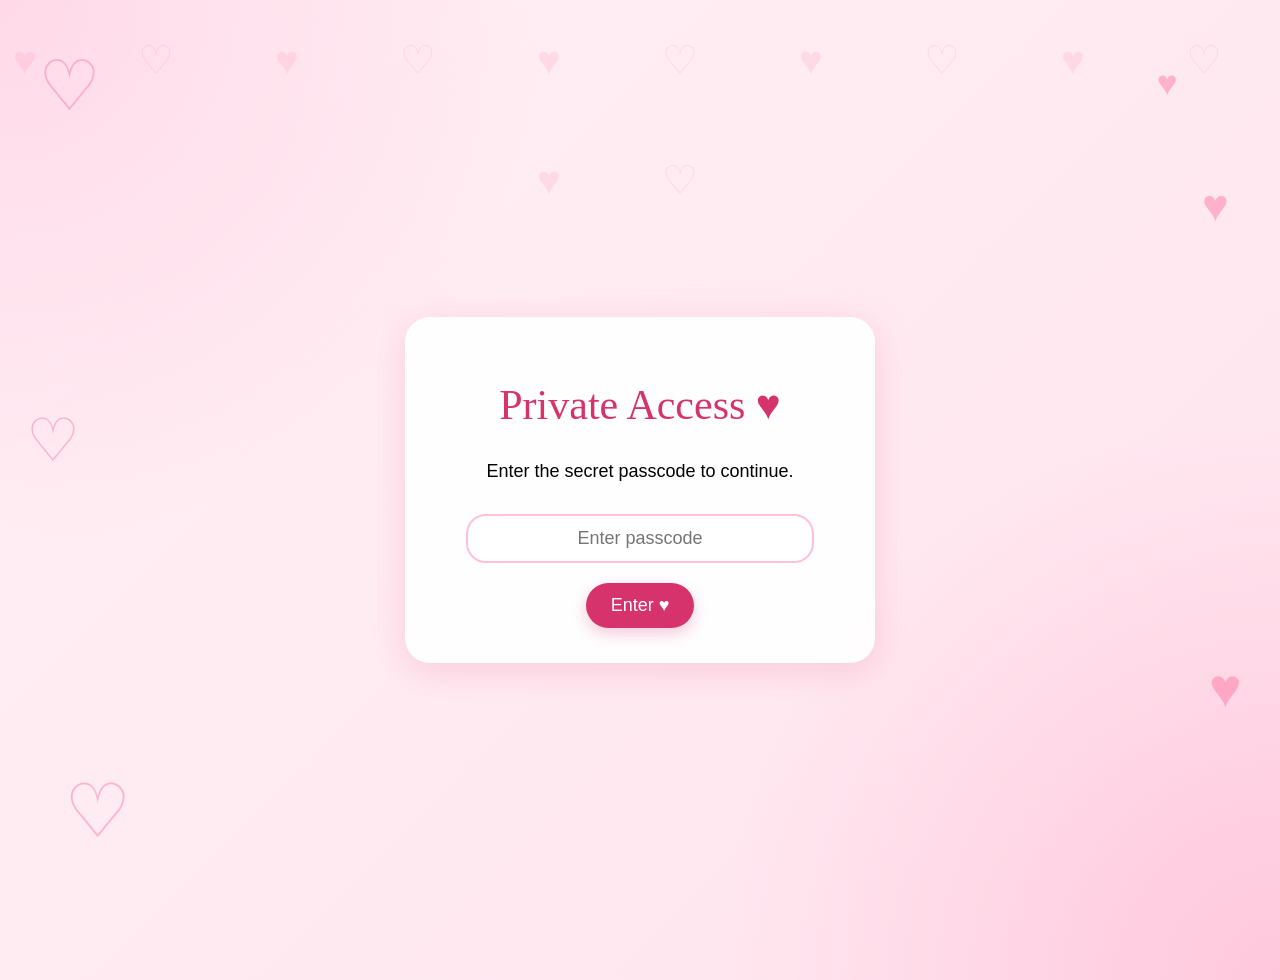
<file: index.html>
<!DOCTYPE html>
<html lang="en">

<head>
    <meta charset="UTF-8">

    <meta name="viewport" content="width=device-width, initial-scale=1.0">

    <title>A Little Something Just For You ♥️</title>

    <link rel="stylesheet" href="css/style.css">
</head>

<body>

    <!-- FLOATING HEARTS -->
    <div class="heart-decorations">
        <span class="heart heart-1">♡</span>
        <span class="heart heart-2">♥</span>
        <span class="heart heart-3">♡</span>
        <span class="heart heart-4">♥</span>
        <span class="heart heart-5">♡</span>
        <span class="heart heart-6">♥</span>
    </div>


    <!-- PASSWORD SCREEN -->
    <div id="lockScreen" class="lock-screen">

        <div class="lock-card">

            <h1>Private Access ♥️</h1>

            <p>Enter the secret passcode to continue.</p>

            <input
                type="password"
                id="passcodeInput"
                placeholder="Enter passcode"
            >

            <button id="unlockButton">
                Enter ♥️
            </button>

            <p id="errorMessage" class="hidden">
                Wrong passcode 😅 Try again.
            </p>

        </div>

    </div>


    <!-- WELCOME SCREEN -->
    <div id="welcomeScreen" class="welcome-screen hidden">

        <h1>Welcome my beautiful Princess ♥️</h1>

        <p>Te amo!</p>

    </div>


    <!-- MAIN SITE -->
    <div id="siteContent" class="hidden">


        <!-- BACKGROUND MUSIC -->
         <audio id="backgroundMusic" loop>

            <source
                src="audio/background-music.mp3"
                type="audio/mpeg"
            >

        </audio>


        <!-- NORMAL WEBSITE -->
        <div id="mainCard" class="card">


            <h1>A Little Something Just For You ♥️</h1>

            <p>
                I made this little website just for you.
            </p>


            <!-- HERO VIDEO -->
            <video
                class="hero-video"
                autoplay
                muted
                loop
                playsinline
            >

                <source
                    src="images/hero.gif.mp4"
                    type="video/mp4"
                >

                Your browser does not support the video tag.

            </video>


            <!-- MESSAGE -->
            <div class="message">

                <h2>Why I Made This 💕</h2>

                <p>
                    I wanted to make you something a little different.
                    Something that I built myself using my own hands,
                    just for you.
                </p>

            </div>


            <!-- MEMORIES -->
            <section class="memories">

                <h2>
                    Our Memories

                    <button
                        id="secretHeart"
                        class="secret-heart"
                    >
                        ♥️
                    </button>

                </h2>


                <div class="photo-grid">

                    <img
                        src="images/us-3.jpg"
                        alt="A memory of us."
                    >

                    <img
                        src="images/us-2.jpg"
                        alt="Another memory of us."
                    >

                    <img
                        src="images/us-1.jpg"
                        alt="Another memory of us."
                    >

                </div>

            </section>


            <!-- DATE SURPRISE -->
            <div class="surprise">

                <h2>There's one more thing...</h2>

                <button id="revealButton">
                    Click Me ♥️
                </button>


                <!-- HIDDEN DATE QUESTION -->
                <div id="hiddenMessage" class="hidden">

                    <h2>
                        Will you go on a date with me? ♥️
                    </h2>


                    <div class="date-buttons">

                        <button id="yesButton">
                            Yes! ♥️
                        </button>

                        <button id="notYetButton">
                            Not Yet... 😅
                        </button>

                    </div>


                    <!-- YES RESPONSE -->
                    <div id="yesMessage" class="hidden">

                        <h2>YAYYYY 💕</h2>

                        <p>
                            I knew you'd make the right choice 😌♥️
                        </p>
<div class="countdown-container">

        <h2>Our Cancun Adventure 🌴☀️</h2>

        <p>
            The Countdown to our next adventure together !
        </p>
        
        <p>
            February 13, 2027 - 5:43 AM ♥️
        </p>

        <div class="countdown">

            <div class="time-box">
                <span id="days">00</span>
                <small>Days</small>
            </div>

            <div class="time-box">
                <span id="hours">00</span>
                <small>Hours</small>
            </div>

            <div class="time-box">
                <span id="minutes">00</span>
                <small>Minutes</small>
            </div>

            <div class="time-box">
                <span id="seconds">00</span>
                <small>Seconds</small>
            </div>

        </div>

        <p id="countdownFinished" class="hidden">
            The wait is over! Cancun, here we come! 🌴♥️
        </p>

    </div>

</div>


                    <!-- FUNNY RESPONSE -->
                    <div id="funnyMessage" class="hidden">

                        <h2>
                            It Was Just A Suggestion...
                        </h2>

                        <p>
                            You're going to be my date 😭❤️‍🔥
                        </p>

                        <img
                            class="dog-photo"
                            src="images/dog-date-invitation.jpg"
                            alt="Her dog looking threatening in a funny way"
                        >

                        <p>
                            Consider this your official invitation 🐾♥️
                        </p>

                    </div>

                </div>

            </div>

        </div>
        <!-- END MAIN CARD -->


        <!-- SECRET POEM PAGE -->
        <div id="poemPage" class="poem-page hidden">

            <div class="poem-card">

                <h1>You Found My Secret ♥️</h1>

                <p class="poem-intro">
                    I was wondering if you'd find this.
                </p>

                <!-- OUR CHILDHOOD MEMORY -->
<div class="old-memory">

    <div class="polaroid">

        <img
            src="images/our-first-memory.jpeg"
            alt="A special memory of us from years ago"
        >

        <p>Where our story began ♥️</p>

    </div>

</div>


                <div class="poem">

                    <h2>
                        Four Years Apart, Still Us ❤️
                    </h2>


                    <p>
                        Four years apart, yet somehow still together,<br>
                        holding on through every change in weather.<br>
                        But our story began long before these years,<br>
                        back when we were kids, before these hopes and fears.
                    </p>


                    <p>
                        Not everyone believes in where this road will end,<br>
                        and we've heard the doubts from family and friends.<br>
                        We've faced the distance, criticism, and pain,<br>
                        yet somehow we keep choosing us again.
                    </p>


                    <p>
                        And through it all, we've put our trust in God,<br>
                        even when the path ahead felt long and hard.<br>
                        Maybe we don't know exactly what comes next,<br>
                        but I know whose hand I want to hold through it.
                    </p>


                    <p>
                        Because I loved you when I first decided<br>
                        that one day you were the woman I wanted to marry.<br>
                        I love you now, after everything we've been through,<br>
                        and somehow every year makes me more certain of you.
                    </p>


                    <p>
                        We're not there yet, but we're getting so close.<br>
                        Closer to the life we've talked about the most.<br>
                        No more counting miles or wishing you were near,<br>
                        just waking up together year after year.
                    </p>


                    <p>
                        And I'm impatient—I won't even pretend.<br>
                        I want our home, our family, and everything ahead.<br>
                        I want to spoil you more than you'll ever let me,<br>
                        and spend my life finding new ways to make you happy.
                    </p>


                    <p>
                        We've already made it through so much apart.<br>
                        Imagine what we'll do when distance isn't part<br>
                        of the story anymore—just you and me, together,<br>
                        finally beginning the rest of our forever. ❤️
                    </p>

                </div>


                <!-- RETURN TO MAIN WEBSITE -->
                <button
                    id="backFromPoem"
                    class="back-button"
                >
                    ← Back to us ♥️
                </button>

            </div>

        </div>
        <!-- END SECRET POEM -->


    </div>
    <!-- END SITE CONTENT -->


    <script src="js/script.js"></script>

</body>

</html>
</file>
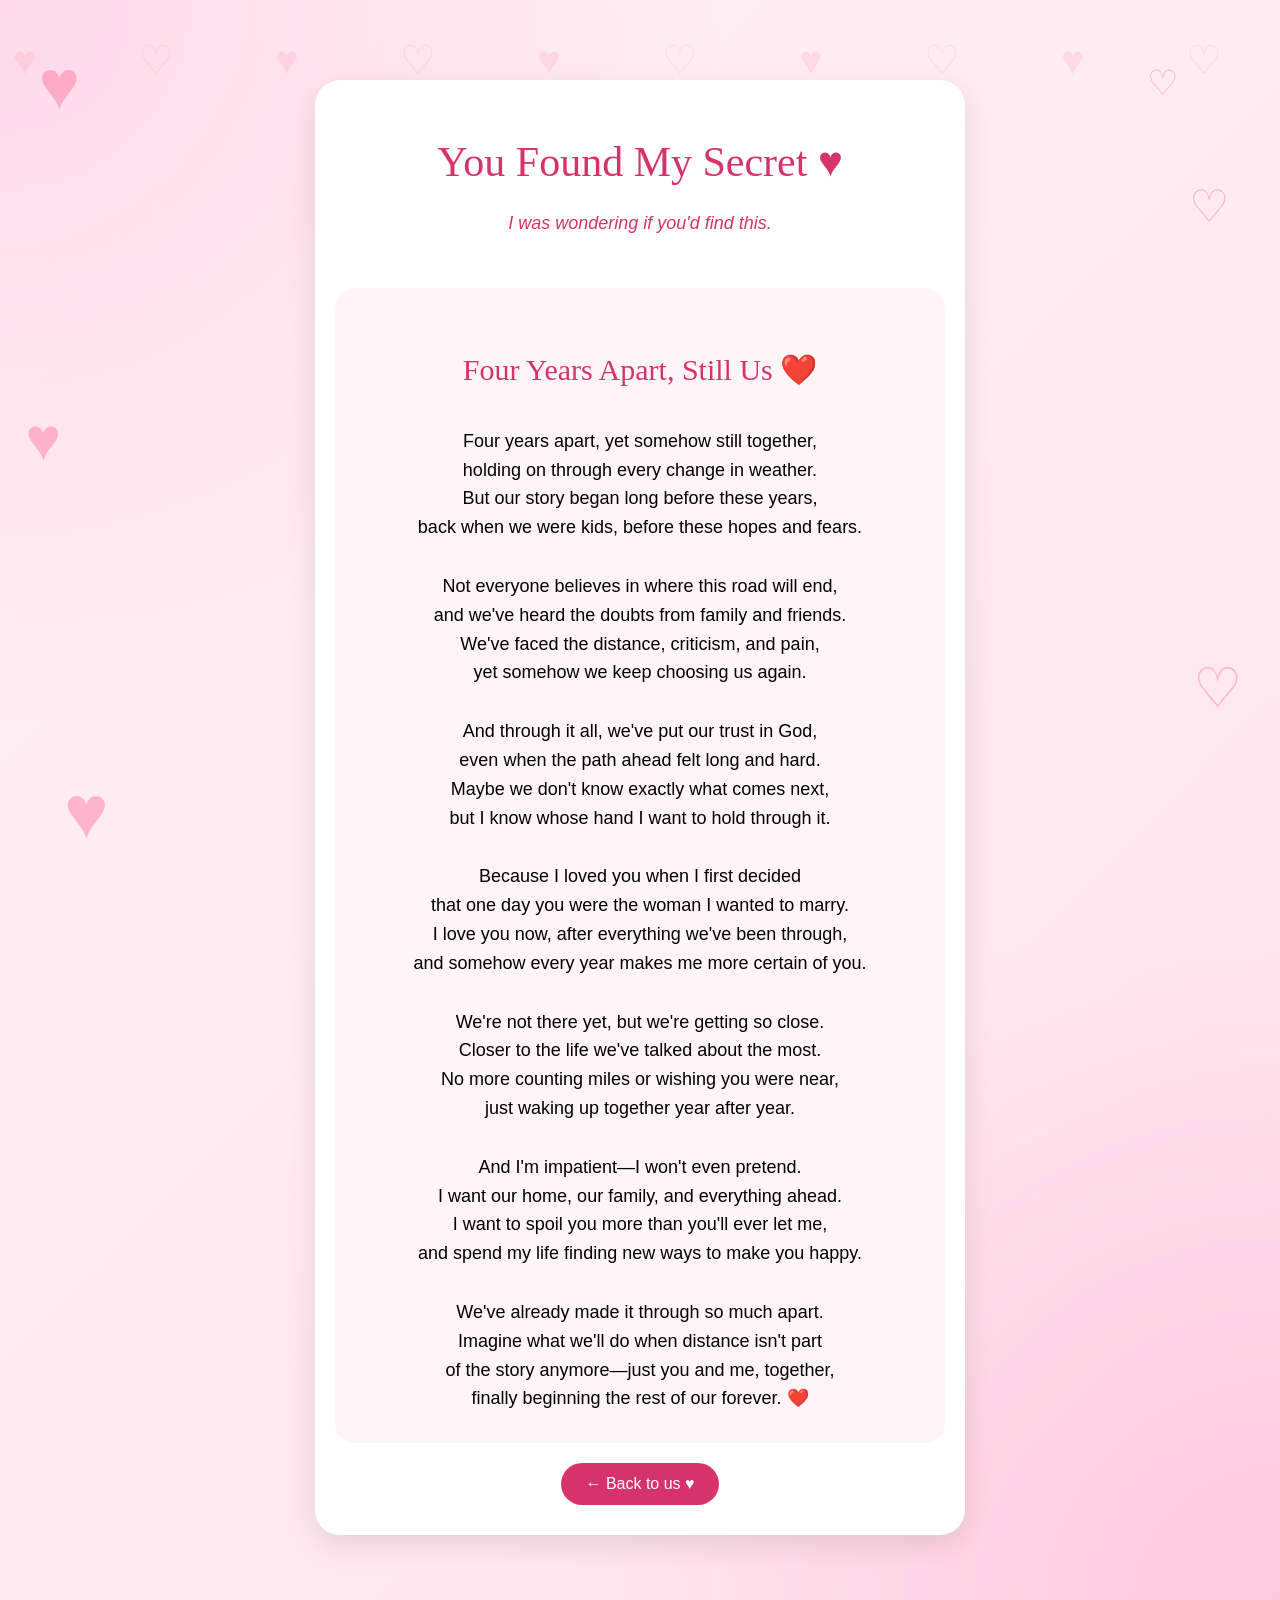
<file: poem.html>
<!DOCTYPE html>
<html lang="en">

<head>
    <meta charset="UTF-8">

    <meta name="viewport"
          content="width=device-width, initial-scale=1.0">

    <title>A Little Secret ♥️</title>

    <link rel="stylesheet" href="css/style.css">
</head>

<body>

    <div class="heart-decorations">
        <span class="heart heart-1">♥</span>
        <span class="heart heart-2">♡</span>
        <span class="heart heart-3">♥</span>
        <span class="heart heart-4">♡</span>
        <span class="heart heart-5">♥</span>
        <span class="heart heart-6">♡</span>
    </div>


    <div class="poem-card">

        <h1>You Found My Secret ♥️</h1>

        <p class="poem-intro">
            I was wondering if you'd find this.
        </p>


        <div class="poem">

            <h2>Four Years Apart, Still Us ❤️</h2>

            <p>
                Four years apart, yet somehow still together,<br>
                holding on through every change in weather.<br>
                But our story began long before these years,<br>
                back when we were kids, before these hopes and fears.
            </p>


            <p>
                Not everyone believes in where this road will end,<br>
                and we've heard the doubts from family and friends.<br>
                We've faced the distance, criticism, and pain,<br>
                yet somehow we keep choosing us again.
            </p>


            <p>
                And through it all, we've put our trust in God,<br>
                even when the path ahead felt long and hard.<br>
                Maybe we don't know exactly what comes next,<br>
                but I know whose hand I want to hold through it.
            </p>


            <p>
                Because I loved you when I first decided<br>
                that one day you were the woman I wanted to marry.<br>
                I love you now, after everything we've been through,<br>
                and somehow every year makes me more certain of you.
            </p>


            <p>
                We're not there yet, but we're getting so close.<br>
                Closer to the life we've talked about the most.<br>
                No more counting miles or wishing you were near,<br>
                just waking up together year after year.
            </p>


            <p>
                And I'm impatient—I won't even pretend.<br>
                I want our home, our family, and everything ahead.<br>
                I want to spoil you more than you'll ever let me,<br>
                and spend my life finding new ways to make you happy.
            </p>


            <p>
                We've already made it through so much apart.<br>
                Imagine what we'll do when distance isn't part<br>
                of the story anymore—just you and me, together,<br>
                finally beginning the rest of our forever. ❤️
            </p>

        </div>


        <a href="index.html" class="back-button">
            ← Back to us ♥️
        </a>

    </div>

</body>

</html>
</file>
<file: css/style.css>
/* ================================
   PAGE / BACKGROUND
================================ */

body {
    font-family: Arial, sans-serif;
    text-align: center;

    background:
        radial-gradient(circle at top left, #ffd9e8, transparent 35%),
        radial-gradient(circle at bottom right, #ffc7dc, transparent 35%),
        linear-gradient(135deg, #fff0f5, #ffe4ee);

    margin: 0;
    padding: 40px;

    position: relative;
    min-height: 100vh;
}


/* ================================
   SMALL BACKGROUND HEARTS
================================ */

body::before {
    content: "♥  ♡  ♥  ♡  ♥  ♡  ♥  ♡  ♥  ♡  ♥  ♡";

    position: fixed;
    top: 0;
    left: 0;

    width: 100%;
    height: 100%;

    font-size: 40px;
    line-height: 120px;
    letter-spacing: 45px;

    color: #ff8fb3;
    opacity: 0.20;

    pointer-events: none;
    z-index: -1;

    overflow: hidden;
}


/* ================================
   MAIN CARD
================================ */

.card {
    background-color: rgba(255, 255, 255, 0.92);
    max-width: 600px;
    margin: 0 auto;
    padding: 30px;
    border-radius: 25px;

    box-shadow:
        0 10px 30px rgba(214, 51, 108, 0.12),
        0 0 35px rgba(255, 180, 210, 0.15);

    backdrop-filter: blur(6px);

    position: relative;
    z-index: 2;
}

.card:hover {
    transform: translateY(-3px);

    box-shadow:
        0 14px 35px rgba(214, 51, 108, 0.16),
        0 0 40px rgba(255, 180, 210, 0.18);
}


/* ================================
   HEADINGS / TEXT
================================ */

h1,
h2 {
    font-family: "Brush Script MT", "Segoe Script", cursive;
    font-weight: normal;
}

h1 {
    color: #d6336c;
    font-size: 42px;
}

h2 {
    font-size: 30px;
}

p {
    font-family: Arial, sans-serif;
    font-size: 18px;
    line-height: 1.6;
}


/* ================================
   MAIN IMAGE
================================ */

.main-photo {
    width: 100%;
    max-width: 440px;
    height: auto;

    border-radius: 20px;
}


/* ================================
   HERO VIDEO
================================ */

.hero-video {
    width: 100%;
    max-width: 440px;

    border-radius: 20px;

    box-shadow:
        0 8px 20px rgba(214, 51, 108, 0.12);
}


/* ================================
   MESSAGE SECTION
================================ */

.message {
    margin-top: 30px;
    padding: 20px;

    background-color: #fff5f8;

    border-radius: 15px;
}

.message h2 {
    color: #d6336c;
}


/* ================================
   MEMORIES SECTION
================================ */

.memories {
    margin-top: 40px;
}

.memories h2 {
    color: #d6336c;
}

.photo-grid {
    display: grid;

    grid-template-columns: repeat(3, 1fr);

    gap: 12px;
}

.photo-grid img {
    width: 100%;
    height: 180px;

    object-fit: cover;

    border-radius: 15px;

    box-shadow:
        0 6px 15px rgba(0, 0, 0, 0.08);

    transition:
        transform 0.3s ease,
        box-shadow 0.3s ease;
}

.photo-grid img:hover {
    transform: scale(1.03);

    box-shadow:
        0 10px 22px rgba(214, 51, 108, 0.18);
}


/* ================================
   SURPRISE SECTION
================================ */

.surprise {
    margin-top: 40px;
}

.surprise h2 {
    color: #d6336c;
}


/* ================================
   REVEAL BUTTON
================================ */

#revealButton {
    background-color: #d6336c;
    color: white;

    border: none;

    padding: 15px 25px;

    font-size: 18px;

    border-radius: 25px;

    cursor: pointer;

    box-shadow:
        0 6px 15px rgba(214, 51, 108, 0.25);

    transition:
        transform 0.3s ease,
        box-shadow 0.3s ease;
}

#revealButton:hover {
    transform: scale(1.1);

    box-shadow:
        0 8px 20px rgba(214, 51, 108, 0.35);
}


/* ================================
   HIDDEN QUESTION
================================ */

#hiddenMessage {
    margin-top: 25px;
    padding: 20px;

    background-color: #fff5f8;

    border-radius: 15px;
}


/* ================================
   DATE BUTTONS
================================ */

.date-buttons {
    display: flex;

    gap: 15px;

    justify-content: center;

    margin-top: 20px;
}

#yesButton,
#notYetButton {
    border: none;

    padding: 15px 25px;

    font-size: 18px;

    border-radius: 25px;

    cursor: pointer;

    transition:
        transform 0.2s ease,
        box-shadow 0.2s ease;
}

#yesButton {
    background-color: #d6336c;
    color: white;

    box-shadow:
        0 6px 15px rgba(214, 51, 108, 0.25);
}

#notYetButton {
    background-color: #ff9fc4;
    color: white;
}

#yesButton:hover,
#notYetButton:hover {
    transform: scale(1.05);
}

#yesButton:hover {
    box-shadow:
        0 8px 20px rgba(214, 51, 108, 0.35);
}


/* ================================
   YES RESPONSE
================================ */

/*
This overrides the cursive h2 font ONLY
for the YAYYYY message.
*/

#yesMessage h2 {
    font-family: "Trebuchet MS", Arial, sans-serif;

    font-size: 32px;
    font-weight: bold;

    color: #d6336c;
}

#yesMessage p {
    font-family: Arial, sans-serif;
}


/* ================================
   FUNNY RESPONSE
================================ */

#funnyMessage {
    margin-top: 25px;
    padding: 20px;

    background-color: #fff5f8;

    border-radius: 15px;
}

/*
Also makes this response easier to read.
*/

#funnyMessage h2 {
    font-family: "Trebuchet MS", Arial, sans-serif;

    font-size: 28px;
    font-weight: bold;

    color: #d6336c;
}

#funnyMessage p {
    font-family: Arial, sans-serif;
}


/* ================================
   DOG PHOTO
================================ */

.dog-photo {
    width: 100%;
    max-width: 350px;

    margin-top: 15px;

    border-radius: 20px;

    box-shadow:
        0 6px 18px rgba(214, 51, 108, 0.12);
}


/* ================================
   PASSCODE SCREEN
================================ */

.lock-screen {
    min-height: 100vh;

    display: flex;

    justify-content: center;
    align-items: center;
}

.lock-card {
    background-color: rgba(255, 255, 255, 0.92);
    padding: 35px;
    border-radius: 25px;
    max-width: 400px;
    width: 100%;

    box-shadow:
        0 10px 30px rgba(214, 51, 108, 0.12),
        0 0 35px rgba(255, 180, 210, 0.15);

    backdrop-filter: blur(6px);

    position: relative;
    z-index: 2;
}


/* ================================
   PASSCODE INPUT
================================ */

#passcodeInput {
    width: 80%;

    padding: 12px;

    font-size: 18px;

    border: 2px solid #ffc1d6;

    border-radius: 20px;

    text-align: center;

    margin-top: 10px;

    outline: none;
}

#passcodeInput:focus {
    border-color: #d6336c;

    box-shadow:
        0 0 8px rgba(214, 51, 108, 0.20);
}


/* ================================
   UNLOCK BUTTON
================================ */

#unlockButton {
    display: block;

    margin: 20px auto 0;

    background-color: #d6336c;
    color: white;

    border: none;

    padding: 12px 25px;

    font-size: 18px;

    border-radius: 25px;

    cursor: pointer;

    box-shadow:
        0 6px 15px rgba(214, 51, 108, 0.25);

    transition:
        transform 0.2s ease,
        box-shadow 0.2s ease;
}

#unlockButton:hover {
    transform: scale(1.05);

    box-shadow:
        0 8px 20px rgba(214, 51, 108, 0.35);
}


/* ================================
   WRONG PASSWORD MESSAGE
================================ */

#errorMessage {
    color: #d6336c;

    margin-top: 15px;
}


/* ================================
   WELCOME SCREEN
================================ */

.welcome-screen {
    min-height: 100vh;

    display: flex;

    flex-direction: column;

    justify-content: center;
    align-items: center;

    position: relative;
    z-index: 2;

    animation: fadeInUp 0.8s ease;
}

.welcome-screen h1 {
    margin-bottom: 5px;

    font-family:
        "Brush Script MT",
        "Segoe Script",
        cursive;

    font-size: 48px;

    font-weight: normal;
}

.welcome-screen p {
    color: #d6336c;

    font-size: 30px;

    font-family:
        "Brush Script MT",
        "Segoe Script",
        cursive;
}


/* ================================
   LARGE DECORATIVE HEARTS
================================ */

.heart-decorations {
    pointer-events: none;
}

.heart {
    position: fixed;

    color: #ff6f9f;

    opacity: 0.45;

    z-index: 0;

    animation:
        floatHeart 4s ease-in-out infinite;
}

.heart-1 {
    top: 5%;
    left: 3%;

    font-size: 70px;

    animation-delay: 0s;
}

.heart-2 {
    top: 20%;
    right: 4%;

    font-size: 45px;

    animation-delay: 0.8s;
}

.heart-3 {
    top: 45%;
    left: 2%;

    font-size: 60px;

    animation-delay: 1.4s;
}

.heart-4 {
    bottom: 20%;
    right: 3%;

    font-size: 55px;

    animation-delay: 2s;
}

.heart-5 {
    bottom: 5%;
    left: 5%;

    font-size: 75px;

    animation-delay: 2.5s;
}

.heart-6 {
    top: 7%;
    right: 8%;

    font-size: 35px;

    animation-delay: 3s;
}


/* ================================
   FLOATING HEART ANIMATION
================================ */

@keyframes floatHeart {

    0% {
        transform:
            translateY(0)
            rotate(0deg);
    }

    50% {
        transform:
            translateY(-15px)
            rotate(5deg);
    }

    100% {
        transform:
            translateY(0)
            rotate(0deg);
    }
}


/* ================================
   MESSAGE ANIMATION
================================ */

@keyframes fadeInUp {

    from {
        opacity: 0;

        transform:
            translateY(15px);
    }

    to {
        opacity: 1;

        transform:
            translateY(0);
    }
}

.show-animation {
    animation:
        fadeInUp 0.8s ease;
}


/* ================================
   MOBILE VERSION
================================ */

@media (max-width: 600px) {

    body {
        padding: 15px;
    }

    .card {
        padding: 20px;
    }

    h1 {
        font-size: 34px;
    }

    h2 {
        font-size: 27px;
    }

    #yesMessage h2 {
        font-size: 30px;
    }

    #funnyMessage h2 {
        font-size: 26px;
    }

    .welcome-screen h1 {
        font-size: 38px;
    }

    .welcome-screen p {
        font-size: 26px;
    }

    .photo-grid {
        grid-template-columns: 1fr;
    }

    .photo-grid img {
        height: 250px;
    }

    .date-buttons {
        flex-direction: column;
    }

    .lock-card {
        padding: 25px 20px;
    }

    .heart-1,
    .heart-3,
    .heart-5 {
        font-size: 45px;
    }
}


/* ================================
   REDUCED MOTION
================================ */

@media (prefers-reduced-motion: reduce) {

    .heart,
    .show-animation,
    .card,
    .photo-grid img,
    #revealButton,
    #unlockButton,
    #yesButton,
    #notYetButton {

        animation: none;
        transition: none;
    }
}


/* ================================
   HIDDEN ELEMENTS

   KEEP THIS AT THE VERY BOTTOM!
================================ */

.hidden {
    display: none !important;
}

.secret-heart {
    background: none;
    border: none;
    padding: 0;

    color: #d6336c;
    font-size: inherit;

    cursor: pointer;

    display: inline-block;

    transition: transform 0.3s ease;
}

.secret-heart:hover {
    transform: scale(1.25);
}

.poem-card {
    background-color: white;
    max-width: 600px;
    margin: 60px auto;
    padding: 40px;
    border-radius: 25px;
    box-shadow: 0 10px 30px rgba(0, 0, 0, 0.1);
}

.poem-card h1 {
    color: #d6336c;
}

.poem-intro {
    color: #d6336c;
    font-style: italic;
}

.poem {
    margin: 30px 0;
    padding: 25px;
    background-color: #fff5f8;
    border-radius: 20px;

    font-family: Georgia, serif;
    font-size: 19px;
    line-height: 1.9;
}

.back-button {
    display: inline-block;

    background-color: #d6336c;
    color: white;

    padding: 12px 24px;
    border-radius: 25px;

    text-decoration: none;

    transition: transform 0.2s ease;
}

.back-button:hover {
    transform: scale(1.05);
}
 .poem-card {
    position: relative;
    z-index: 2;

    background-color: white;

    max-width: 650px;
    margin: 60px auto;
    padding: 40px;

    border-radius: 25px;

    box-shadow: 0 10px 30px rgba(0, 0, 0, 0.1);
}

.poem-card h1 {
    color: #d6336c;
    margin-bottom: 5px;
}

.poem-intro {
    color: #d6336c;
    font-style: italic;
    margin-bottom: 30px;
}

.poem {
    margin: 30px 0;
    padding: 30px;

    background-color: #fff5f8;

    border-radius: 20px;

    font-family: Georgia, serif;
    font-size: 18px;
    line-height: 1.8;
}

.poem h2 {
    color: #d6336c;
    margin-bottom: 30px;
}

.poem p {
    margin-bottom: 30px;
}

.poem p:last-child {
    margin-bottom: 0;
}

.back-button {
    display: inline-block;

    background-color: #d6336c;
    color: white;

    padding: 12px 24px;

    border-radius: 25px;

    text-decoration: none;

    transition: transform 0.2s ease;
}

.back-button:hover {
    transform: scale(1.05);
}


/* Mobile adjustments */

@media (max-width: 600px) {

    .poem-card {
        margin: 20px auto;
        padding: 20px;
    }

    .poem {
        padding: 20px;
        font-size: 16px;
        line-height: 1.7;
    }
}

.music-selection {
    margin-bottom: 30px;
}

#musicButton {
    background-color: #fff5f8;
    color: #d6336c;

    border: 2px solid #ffc1d6;

    padding: 12px 22px;

    font-size: 16px;

    border-radius: 25px;

    cursor: pointer;

    transition: tranform 0.2s ease;
                background-color: 0.2s ease;
}

/* ========================================
   CANCUN COUNTDOWN
======================================== */

.countdown-container {
    margin-top: 30px;
    padding: 25px 15px;

    background: linear-gradient(
        135deg,
        #fff0f5,
        #ffe4ec
    );

    border-radius: 20px;

    animation: fadeInUp 0.8s ease;
}

.countdown-container h2 {
    color: #d6336c;
    margin-bottom: 10px;
}

.countdown {
    display: grid;
    grid-template-columns: repeat(4, minmax(0, 1fr));

    gap: 10px;
    margin-top: 25px;
}

.time-box {
    background: white;

    padding: 15px 5px;

    border-radius: 15px;

    box-shadow: 0 5px 15px rgba(0, 0, 0, 0.08);

    display: flex;
    flex-direction: column;
    align-items: center;

    gap: 5px;
}

.time-box span {
    font-size: clamp(18px, 4vw, 30px);
    font-weight: bold;
    color: #d6336c;
}

.time-box small {
    font-size: 11px;
    color: #777;
}

#countdownFinished {
    color: #d6336c;
    font-weight: bold;
    margin-top: 20px;
}

/* ========================================
   SECRET POEM - VINTAGE CHILDHOOD PHOTO
======================================== */

/* Centers the photo above the poem */
.old-memory {
    display: flex;
    justify-content: center;
    align-items: center;

    width: 100%;
    margin: 30px auto 40px;
    padding: 10px;

    box-sizing: border-box;
}

/* Vintage Polaroid frame */
.polaroid {
    position: relative;

    width: 100%;
    max-width: 340px;

    padding: 14px 14px 25px;
    box-sizing: border-box;

    background: #f5eddd;
    border: 1px solid #e3d5bf;
    border-radius: 5px;

    box-shadow:
        0 12px 30px rgba(75, 55, 35, 0.18),
        inset 0 0 18px rgba(150, 110, 65, 0.08);

    transform: rotate(-3deg);

    transition:
        transform 0.4s ease,
        box-shadow 0.4s ease;
}

/* Slightly straightens photo when hovered */
.polaroid:hover {
    transform: rotate(0deg) scale(1.02);

    box-shadow:
        0 16px 35px rgba(75, 55, 35, 0.22);
}

/* Vintage film color filter */
.polaroid img {
    display: block;

    width: 100%;
    height: auto;

    object-fit: contain;
    border-radius: 3px;

    filter:
        sepia(25%)
        saturate(75%)
        contrast(90%)
        brightness(105%);

    transition: filter 0.4s ease;
}

/* Slightly restores original colors on hover */
.polaroid:hover img {
    filter:
        sepia(12%)
        saturate(90%)
        contrast(95%)
        brightness(102%);
}

/* Subtle aged-film grain overlay */
.polaroid::after {
    content: "";

    position: absolute;

    top: 14px;
    left: 14px;
    right: 14px;
    bottom: 75px;

    pointer-events: none;

    background-image:
        url("data:image/svg+xml,%3Csvg viewBox='0 0 180 180' xmlns='http://www.w3.org/2000/svg'%3E%3Cfilter id='noise'%3E%3CfeTurbulence type='fractalNoise' baseFrequency='.8' numOctaves='3' stitchTiles='stitch'/%3E%3C/filter%3E%3Crect width='100%25' height='100%25' filter='url(%23noise)' opacity='.25'/%3E%3C/svg%3E");

    opacity: 0.16;
    mix-blend-mode: multiply;

    border-radius: 3px;
}

/* Handwritten-style caption */
.polaroid p {
    font-family:
        "Brush Script MT",
        "Segoe Script",
        cursive;

    font-size: 21px;
    font-style: italic;

    color: #8b5e56;

    text-align: center;

    margin: 20px 0 0;
}

/* Keep the poem below the photo */
.poem-page {
    display: block;
    width: 100%;
}

.poem-page.hidden {
    display: none !important;
}

.poem-card {
    display: flex;
    flex-direction: column;
    align-items: center;

    width: 100%;
    max-width: 650px;

    margin: 40px auto;
    padding: 30px 20px;

    box-sizing: border-box;
}

.poem {
    width: 100%;
    box-sizing: border-box;
    margin: 20px 0;
}

/* ========================================
   MOBILE RESPONSIVE DESIGN
======================================== */

@media (max-width: 600px) {

    .old-memory {
        padding: 5px;
        margin: 25px auto 35px;
    }

    .polaroid {
        max-width: 280px;
        padding: 10px 10px 20px;

        transform: rotate(-2deg);
    }

    .polaroid::after {
        top: 10px;
        left: 10px;
        right: 10px;
        bottom: 65px;
    }

    .polaroid p {
        font-size: 18px;
        margin-top: 15px;
    }

    .poem-card {
        padding: 20px 15px;
    }
}

/* ========================================
   FIX SECRET POEM PAGE LAYOUT
======================================== */

.poem-page {
    display: block;
    width: 100%;
}

.poem-page.hidden {
    display: none !important;
}

.poem-card {
    display: flex;
    flex-direction: column;
    align-items: center;

    width: 100%;
    max-width: 650px;

    margin: 40px auto;
    padding: 30px 20px;

    box-sizing: border-box;
}

.old-memory {
    display: flex;
    justify-content: center;

    width: 100%;
    margin: 25px auto 35px;
}

.polaroid {
    width: 100%;
    max-width: 320px;

    padding: 12px 12px 20px;
    box-sizing: border-box;

    background: #fffdf9;
    border-radius: 8px;

    box-shadow: 0 8px 25px rgba(0, 0, 0, 0.12);

    transform: rotate(-2deg);
}

.polaroid img {
    display: block;
    width: 100%;
    height: auto;

    object-fit: contain;
    border-radius: 4px;
}

.polaroid p {
    text-align: center;
    font-family: Georgia, serif;
    font-style: italic;
    color: #b94b73;
    margin: 15px 0 0;
}

.poem {
    width: 100%;
    box-sizing: border-box;
    margin: 20px 0;
}

@media (max-width: 600px) {
    .poem-card {
        padding: 20px 15px;
    }

    .polaroid {
        max-width: 260px;
    }
}
</file>
